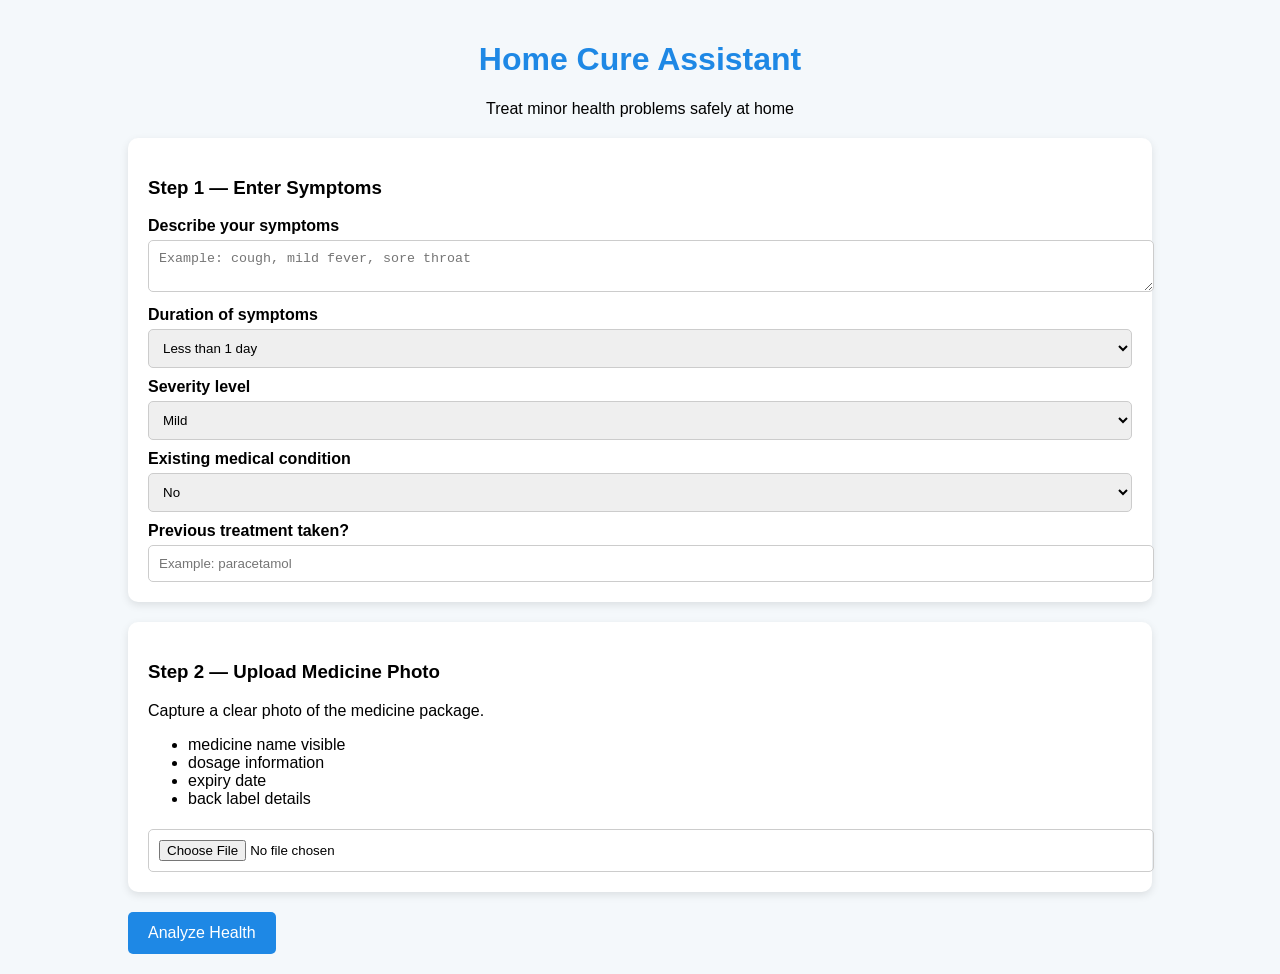
<file: frontend/home-cure-assistant.html>
<!DOCTYPE html>
<html lang="en">
<head>
<meta charset="UTF-8">
<title>Home Cure Assistant</title>

<style>

body{
font-family: Arial, sans-serif;
background:#f4f8fb;
margin:0;
padding:0;
}

.container{
width:80%;
margin:auto;
padding:20px;
}

h1{
text-align:center;
color:#1e88e5;
}

.card{
background:white;
padding:20px;
margin-top:20px;
border-radius:10px;
box-shadow:0px 3px 8px rgba(0,0,0,0.1);
}

label{
font-weight:bold;
display:block;
margin-top:10px;
}

textarea,input,select{
width:100%;
padding:10px;
margin-top:5px;
border-radius:5px;
border:1px solid #ccc;
}

button{
margin-top:20px;
padding:12px 20px;
background:#1e88e5;
color:white;
border:none;
border-radius:5px;
cursor:pointer;
font-size:16px;
}

button:hover{
background:#1565c0;
}

.result{
margin-top:20px;
padding:15px;
background:#e3f2fd;
border-radius:8px;
}

.warning{
background:#ffebee;
color:#b71c1c;
padding:15px;
border-radius:8px;
font-weight:bold;
}

</style>
</head>

<body>

<div class="container">

<h1>Home Cure Assistant</h1>
<p style="text-align:center;">Treat minor health problems safely at home</p>


<div class="card">

<h3>Step 1 — Enter Symptoms</h3>

<label>Describe your symptoms</label>
<textarea id="symptoms" placeholder="Example: cough, mild fever, sore throat"></textarea>

<label>Duration of symptoms</label>
<select id="duration">
<option>Less than 1 day</option>
<option>1-3 days</option>
<option>More than 3 days</option>
</select>

<label>Severity level</label>
<select id="severity">
<option>Mild</option>
<option>Moderate</option>
<option>Severe</option>
</select>

<label>Existing medical condition</label>
<select id="condition">
<option>No</option>
<option>Diabetes</option>
<option>Heart disease</option>
<option>Asthma</option>
</select>

<label>Previous treatment taken?</label>
<input type="text" id="treatment" placeholder="Example: paracetamol">

</div>


<div class="card">

<h3>Step 2 — Upload Medicine Photo</h3>

<p>Capture a clear photo of the medicine package.</p>

<ul>
<li>medicine name visible</li>
<li>dosage information</li>
<li>expiry date</li>
<li>back label details</li>
</ul>

<input type="file" id="medicineImage">

</div>


<button onclick="analyzeSymptoms()">Analyze Health</button>


<div id="output"></div>

</div>


<script>

function analyzeSymptoms(){

let symptoms=document.getElementById("symptoms").value.toLowerCase();
let duration=document.getElementById("duration").value;
let severity=document.getElementById("severity").value;

let output=document.getElementById("output");



if(symptoms.includes("chest pain") ||
symptoms.includes("breathing") ||
severity==="Severe" ||
duration==="More than 3 days")
{

output.innerHTML=`
<div class="warning">

⚠ Serious symptoms detected.

Please consult a doctor immediately.

Emergency Actions:

• Visit nearest hospital  
• Contact emergency services  
• Book doctor consultation  

</div>
`;

return;
}



let remedies="";
let condition="Mild Condition";
let medicine="Paracetamol";



if(symptoms.includes("cough") || symptoms.includes("cold"))
{
remedies=`

<h3>Recommended Home Remedies</h3>

<ul>
<li>Warm steam inhalation</li>
<li>Drink ginger tea</li>
<li>Honey with warm water</li>
<li>Stay hydrated</li>
</ul>

`;
}



else if(symptoms.includes("fever"))
{

remedies=`

<h3>Recommended Home Remedies</h3>

<ul>
<li>Drink plenty of fluids</li>
<li>Take rest</li>
<li>Cold compress</li>
</ul>

`;

}



else if(symptoms.includes("headache"))
{

remedies=`

<h3>Recommended Home Remedies</h3>

<ul>
<li>Rest in a dark room</li>
<li>Drink water</li>
<li>Light head massage</li>
</ul>

`;

}



else{

remedies=`

<h3>Recommended Home Remedies</h3>

<ul>
<li>Rest properly</li>
<li>Drink warm fluids</li>
<li>Monitor symptoms</li>
</ul>

`;

}



output.innerHTML=`

<div class="result">

<h2>Condition Assessment</h2>

<p><b>Condition Level:</b> ${condition}</p>

<p><b>Possible Cause:</b> Common viral symptoms</p>

${remedies}


<h3>Medicine Guidance</h3>

<p><b>Detected Medicine:</b> ${medicine}</p>

<p>Suggested dosage: 1 tablet after meals if fever persists.</p>

</div>

`;

}

</script>

</body>
</html>
</file>
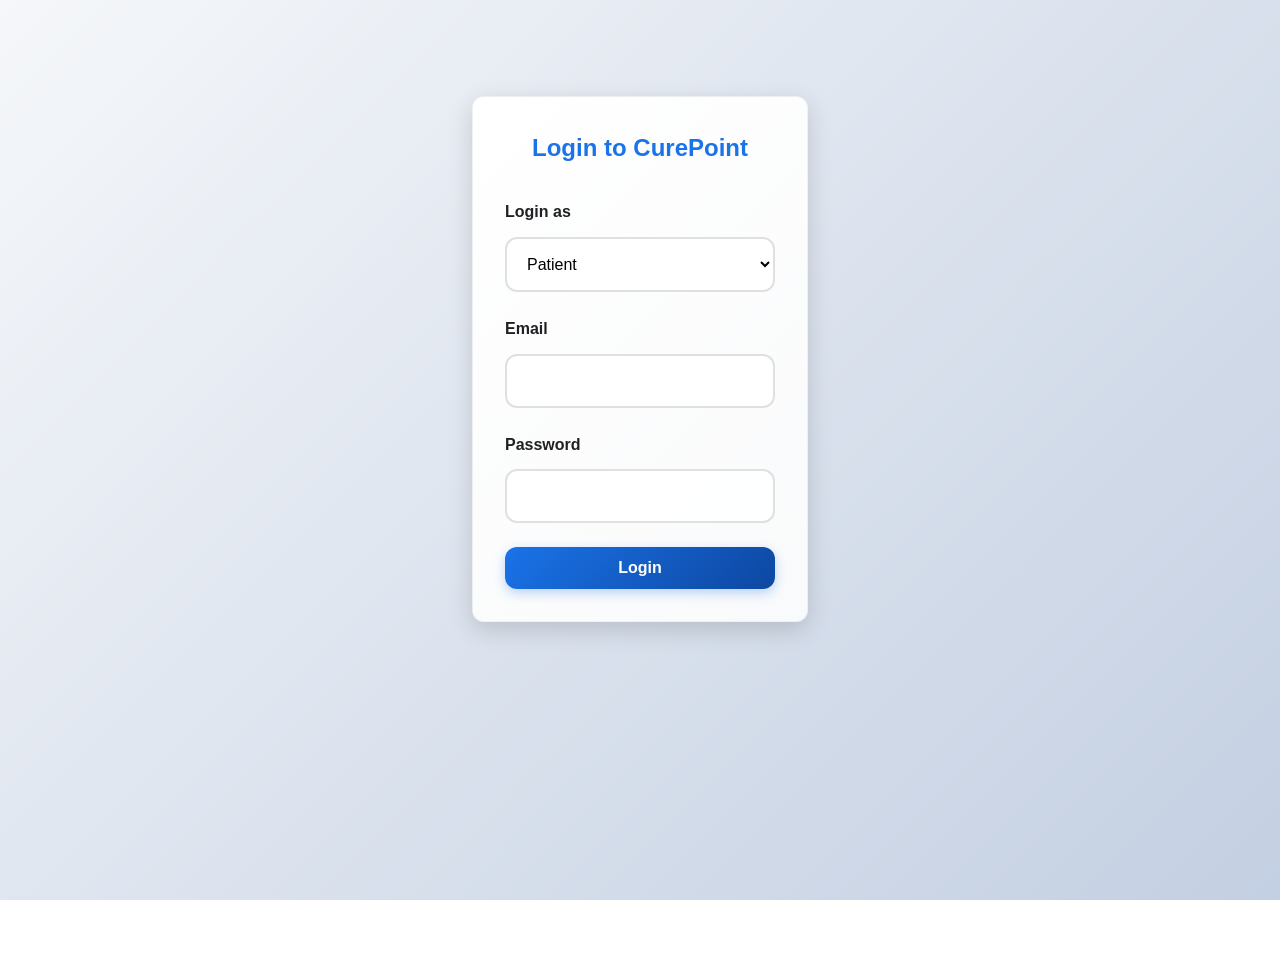
<file: frontend/login.html>
<!DOCTYPE html>
<html lang="en">
<head>
    <meta charset="UTF-8">
    <meta name="viewport" content="width=device-width, initial-scale=1.0">
    <title>CurePoint - Login</title>
    <link rel="stylesheet" href="styles.css">
</head>
<body>
    <div class="container" style="max-width:400px;margin:4rem auto;">
        <div class="card" id="loginCard">
            <h2 style="text-align:center;margin-bottom:2rem;">Login to CurePoint</h2>
            <form id="loginForm">
                <div class="form-group">
                    <label>Login as</label>
                    <select id="userType">
                        <option value="patient">Patient</option>
                        <option value="hospital">Hospital/Provider</option>
                    </select>
                </div>
                <div class="form-group">
                    <label>Email</label>
                    <input type="email" id="email" required />
                </div>
                <div class="form-group">
                    <label>Password</label>
                    <input type="password" id="password" required />
                </div>
                <div id="patientFields" style="display:none;">
                    <div class="form-group">
                        <label>Full Name</label>
                        <input type="text" id="fullname" />
                    </div>
                    <div class="form-group">
                        <label>Age</label>
                        <input type="number" id="age" />
                    </div>
                    <div class="form-group">
                        <label>Known Illnesses (comma separated)</label>
                        <input type="text" id="illnesses" />
                    </div>
                </div>
                <button type="submit" class="btn btn-primary" style="width:100%;">Login</button>
            </form>
        </div>
        <div class="card" id="profileCard" style="display:none;margin-top:2rem;">
            <h3>Patient Profile</h3>
            <p id="profileInfo"></p>
        </div>
    </div>
    <script>
        const userTypeEl = document.getElementById('userType');
        const patientFields = document.getElementById('patientFields');

        userTypeEl.addEventListener('change', () => {
            patientFields.style.display = userTypeEl.value === 'patient' ? 'block' : 'none';
        });

        document.getElementById('loginForm').addEventListener('submit', function(e){
            e.preventDefault();
            const userType = userTypeEl.value;
            if (userType === 'patient') {
                const name = document.getElementById('fullname').value || 'Unknown';
                const age = document.getElementById('age').value || 'N/A';
                const illnesses = document.getElementById('illnesses').value || 'None';
                const info = `Name: ${name}<br>Age: ${age}<br>Illnesses: ${illnesses}`;
                document.getElementById('profileInfo').innerHTML = info;
                document.getElementById('loginCard').style.display = 'none';
                document.getElementById('profileCard').style.display = 'block';

                // add continue button if not already present
                if (!document.getElementById('continueBtn')) {
                    const btn = document.createElement('button');
                    btn.id = 'continueBtn';
                    btn.textContent = 'Continue to CurePoint';
                    btn.className = 'btn btn-primary';
                    btn.style.width='100%';
                    btn.style.marginTop='1rem';
                    btn.addEventListener('click', () => {
                        // save profile to localStorage for SPA
                        const profile = { name, age, illnesses };
                        localStorage.setItem('userProfile', JSON.stringify(profile));
                        window.location.href = 'index.html';
                    });
                    document.getElementById('profileCard').appendChild(btn);
                }
            } else {
                // redirect for hospital or provider
                window.location.href = 'index.html';
            }
        });
    </script>
</body>
</html>
</file>
<file: frontend/styles.css>
* {
    margin: 0;
    padding: 0;
    box-sizing: border-box;
}

:root {
    --primary: #1a73e8;
    --secondary: #34a853;
    --accent: #fbbc04;
    --danger: #ea4335;
    --light: #f0f4f9;
    --dark: #202124;
    --success: #34a853;
    --warning: #fbbc04;
    --white: #ffffff;
    --shadow: 0 2px 8px rgba(0, 0, 0, 0.1);
    --shadow-lg: 0 8px 24px rgba(0, 0, 0, 0.15);
    --border-radius: 12px;
}

body {
    font-family: 'Segoe UI', Tahoma, Geneva, Verdana, sans-serif;
    line-height: 1.6;
    color: var(--dark);
    background: linear-gradient(135deg, #f5f7fa 0%, #c3cfe2 100%);
    background-attachment: fixed;
    margin: 0;
    padding: 0;
    min-height: 100vh;
}

.app {
    min-height: 100vh;
    display: flex;
    flex-direction: column;
}

/* Enhanced container for consistent layout */
.container {
    max-width: 1200px;
    margin: 0 auto;
    padding: 2rem;
    flex: 1;
}

/* Navigation */
.navbar {
    background: linear-gradient(135deg, var(--white) 0%, #f5f7fa 100%);
    padding: 1.2rem 2rem;
    box-shadow: var(--shadow-lg);
    position: sticky;
    top: 0;
    z-index: 1000;
    border-bottom: 4px solid var(--secondary);
}

.nav-container {
    max-width: 1200px;
    margin: 0 auto;
    display: flex;
    justify-content: space-between;
    align-items: center;
    flex-wrap: wrap;
    gap: 1rem;
}

.logo {
    font-size: 1.8rem;
    font-weight: 700;
    background: linear-gradient(135deg, var(--primary), var(--secondary));
    -webkit-background-clip: text;
    -webkit-text-fill-color: transparent;
    background-clip: text;
    text-decoration: none;
    cursor: pointer;
}

.logo span {
    color: var(--secondary);
}

.nav-links {
    display: flex;
    gap: 1.5rem;
    align-items: center;
    flex-wrap: wrap;
}

.nav-links a,
.nav-links button {
    text-decoration: none;
    color: var(--dark);
    font-weight: 600;
    transition: all 0.3s ease;
    border: none;
    background: none;
    cursor: pointer;
    padding: 0.5rem 0;
    position: relative;
}

.nav-links a::after,
.nav-links button::after {
    content: '';
    position: absolute;
    bottom: 0;
    left: 0;
    width: 0;
    height: 2px;
    background: var(--secondary);
    transition: width 0.3s ease;
}

.nav-links a:hover::after,
.nav-links button:hover::after {
    width: 100%;
}

.nav-links a:hover,
.nav-links button:hover {
    color: var(--primary);
}

/* Buttons */
.btn {
    padding: 0.75rem 1.5rem;
    border: none;
    border-radius: var(--border-radius);
    cursor: pointer;
    font-size: 1rem;
    font-weight: 600;
    transition: all 0.3s ease;
    text-decoration: none;
    display: inline-block;
}

.btn-primary {
    background: linear-gradient(135deg, var(--primary), #0d47a1);
    color: var(--white);
    box-shadow: 0 4px 12px rgba(26, 115, 232, 0.3);
}

.btn-primary:hover {
    transform: translateY(-2px);
    box-shadow: 0 8px 20px rgba(26, 115, 232, 0.4);
}

.btn-primary:active {
    transform: translateY(0);
}

.btn-outline {
    border: 2px solid var(--secondary);
    background: transparent;
    color: var(--secondary);
}

.btn-outline:hover {
    background: var(--secondary);
    color: var(--white);
    transform: translateY(-2px);
}

.btn-danger {
    background: linear-gradient(135deg, var(--danger), #d32f2f);
    color: var(--white);
}

.btn-danger:hover {
    transform: translateY(-2px);
    box-shadow: 0 8px 20px rgba(234, 67, 53, 0.3);
}

/* Hero Section */
.hero {
    background: linear-gradient(135deg, #667eea 0%, #764ba2 100%);
    color: var(--white);
    padding: 4rem 2rem;
    border-radius: var(--border-radius);
    margin-bottom: 3rem;
    box-shadow: var(--shadow-lg);
    text-align: center;
}

.hero h1 {
    font-size: 3.5rem;
    margin-bottom: 1.5rem;
    line-height: 1.1;
    font-weight: 700;
}

.hero p {
    font-size: 1.25rem;
    margin-bottom: 2rem;
    opacity: 0.95;
    font-weight: 300;
}

/* Cards */
.card {
    background: linear-gradient(135deg, var(--white) 0%, #f9fafb 100%);
    border-radius: var(--border-radius);
    box-shadow: var(--shadow-lg);
    padding: 2rem;
    transition: all 0.3s ease;
    border: 1px solid rgba(0, 0, 0, 0.05);
}

.card:hover {
    transform: translateY(-8px);
    box-shadow: 0 12px 32px rgba(0, 0, 0, 0.2);
}

.card h2, .card h3 {
    color: var(--primary);
    margin-bottom: 1rem;
}

/* Forms */
.form-group {
    margin-bottom: 1.5rem;
}

.form-group label {
    display: block;
    margin-bottom: 0.75rem;
    font-weight: 600;
    color: var(--dark);
}

.form-group input,
.form-group textarea,
.form-group select {
    width: 100%;
    padding: 1rem;
    border: 2px solid #e0e0e0;
    border-radius: var(--border-radius);
    font-size: 1rem;
    transition: all 0.3s ease;
    background: rgba(255, 255, 255, 0.9);
    font-family: inherit;
}

.form-group input:focus,
.form-group textarea:focus,
.form-group select:focus {
    outline: none;
    border-color: var(--secondary);
    box-shadow: 0 0 0 4px rgba(52, 168, 83, 0.1);
    background: var(--white);
}

/* Grid */
.grid {
    display: grid;
    grid-template-columns: repeat(auto-fit, minmax(280px, 1fr));
    gap: 2rem;
    margin-top: 2rem;
}

/* Feature Icon */
.feature-icon {
    font-size: 3rem;
    margin-bottom: 1rem;
    text-align: center;
}

/* Progress Bar */
.progress-bar {
    background-color: #e0e0e0;
    height: 10px;
    border-radius: 5px;
    overflow: hidden;
    margin: 2rem 0;
}

.progress-fill {
    background: linear-gradient(90deg, var(--primary), var(--secondary));
    height: 100%;
    transition: width 0.3s ease;
}

/* Step Indicator */
.step-indicator {
    display: flex;
    justify-content: space-between;
    margin-bottom: 2rem;
    gap: 1rem;
}

.step {
    flex: 1;
    padding: 1rem;
    text-align: center;
    background: linear-gradient(135deg, #f0f4f9, #e8f0fe);
    border-radius: var(--border-radius);
    font-weight: 600;
    transition: all 0.3s ease;
    border: 2px solid #e0e0e0;
}

.step.active {
    background: linear-gradient(135deg, var(--primary), #0d47a1);
    color: var(--white);
    border-color: var(--primary);
}

/* Radio Group */
.radio-group {
    display: grid;
    grid-template-columns: repeat(auto-fit, minmax(150px, 1fr));
    gap: 1rem;
    margin: 1rem 0;
}

.radio-group label {
    display: flex;
    align-items: center;
    gap: 0.5rem;
    padding: 1rem;
    border: 2px solid #e0e0e0;
    border-radius: var(--border-radius);
    cursor: pointer;
    transition: all 0.3s ease;
    background: linear-gradient(135deg, #fff, #f9fafb);
}

.radio-group label:hover {
    border-color: var(--secondary);
    box-shadow: var(--shadow);
}

/* Alerts */
.alert {
    padding: 1.5rem;
    border-radius: var(--border-radius);
    margin-bottom: 1rem;
    border-left: 4px solid;
}

.alert-success {
    background: linear-gradient(135deg, #d4edda, #c3e6cb);
    color: #155724;
    border-left-color: var(--success);
}

.alert-error {
    background: linear-gradient(135deg, #f8d7da, #f5c6cb);
    color: #721c24;
    border-left-color: var(--danger);
}

.alert-warning {
    background: linear-gradient(135deg, #fff3cd, #ffeaa7);
    color: #856404;
    border-left-color: var(--warning);
}

/* Footer */
.footer {
    background: linear-gradient(135deg, var(--primary), var(--dark));
    color: var(--white);
    padding: 3rem 2rem;
    margin-top: auto;
    text-align: center;
}

.footer-content {
    max-width: 1200px;
    margin: 0 auto;
}

.footer p {
    margin-top: 1rem;
    opacity: 0.9;
}

/* Home Cure Assistant */
.result {
    margin-top: 20px;
    padding: 20px;
    background: linear-gradient(135deg, #e3f2fd, #e1f5fe);
    border-radius: var(--border-radius);
    border-left: 4px solid var(--primary);
}

.warning {
    background: linear-gradient(135deg, #ffebee, #ffcdd2);
    color: #b71c1c;
    padding: 20px;
    border-radius: var(--border-radius);
    font-weight: 600;
    border-left: 4px solid var(--danger);
}

/* Responsive Design */
@media (max-width: 768px) {
    .navbar {
        padding: 1rem;
    }

    .nav-container {
        flex-direction: column;
        gap: 1rem;
    }

    .nav-links {
        flex-direction: column;
        width: 100%;
        gap: 0.5rem;
    }

    .container {
        padding: 1rem;
    }

    .hero {
        padding: 2.5rem 1.5rem;
    }

    .hero h1 {
        font-size: 2rem;
    }

    .hero p {
        font-size: 1rem;
    }

    .grid {
        grid-template-columns: 1fr;
        gap: 1.5rem;
    }

    .step-indicator {
        flex-wrap: wrap;
    }

    .card {
        padding: 1.5rem;
    }
}

@media (max-width: 480px) {
    .nav-links {
        gap: 0.25rem;
        font-size: 0.9rem;
    }

    .hero h1 {
        font-size: 1.5rem;
    }

    .btn {
        padding: 0.5rem 1rem;
        font-size: 0.9rem;
    }
}
</file>
